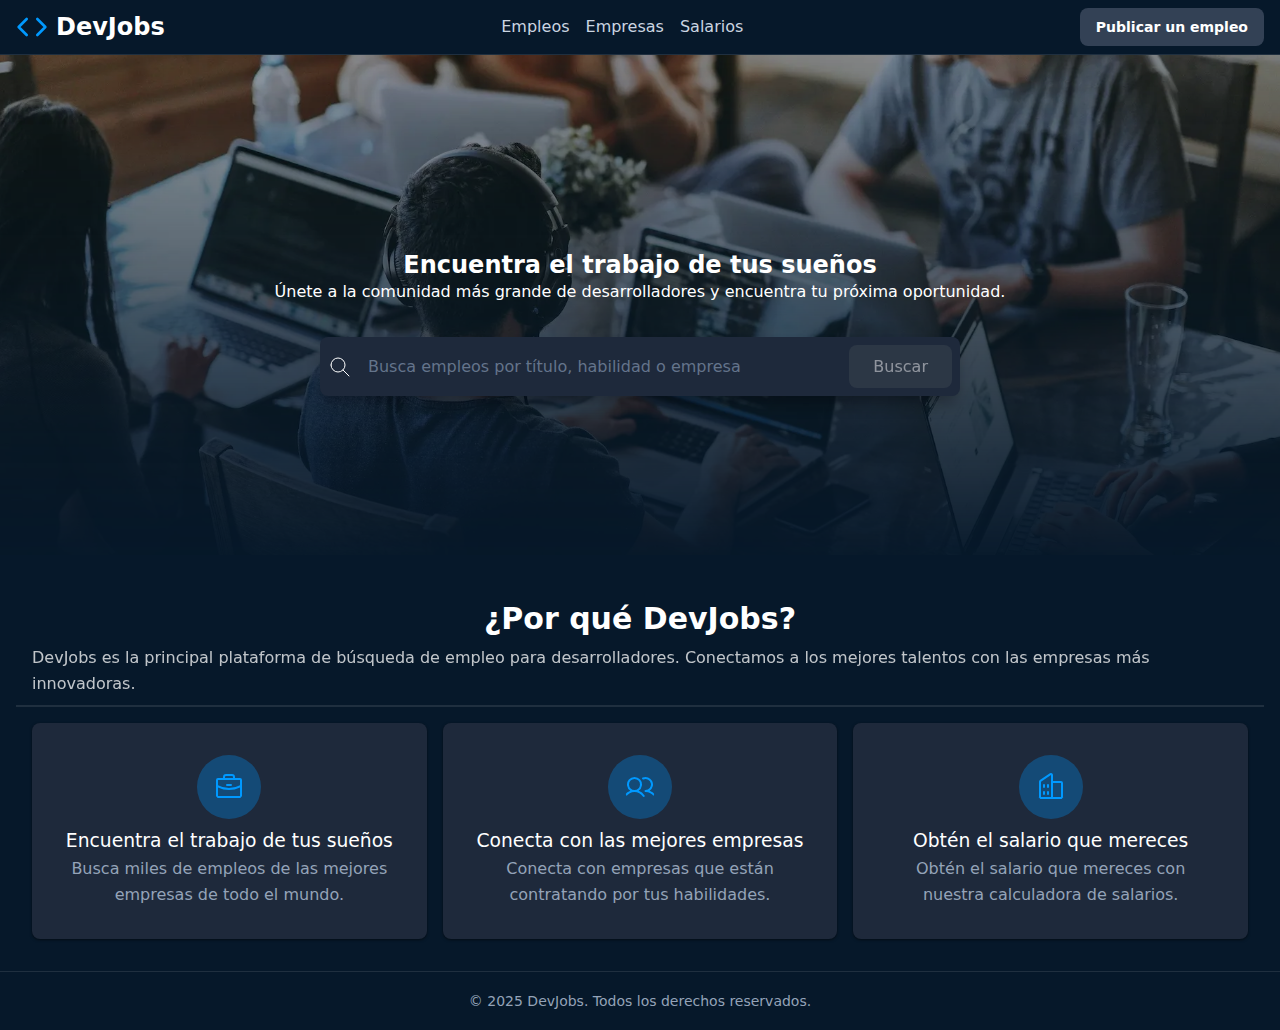
<file: 00-html-css/index.html>
<!DOCTYPE html>
<html lang="es">
<head>
  <title>DevJobs - Inicio</title>
  <meta charset="UTF-8">
  <meta name="description" content="Encuentra las mejores ofertas de trabajo para 
  desarrolladores en DevJobs.">

  <link rel="stylesheet" href="./styles.css" />
</head>
<body>
  <header>
    <h1>
      <svg fill="none" stroke="currentColor" stroke-linecap="round" stroke-linejoin="round" stroke-width="2"
        viewBox="0 0 24 24" xmlns="http://www.w3.org/2000/svg">
        <polyline points="16 18 22 12 16 6"></polyline>
        <polyline points="8 6 2 12 8 18"></polyline>
      </svg>
      DevJobs
    </h1>
    <nav>
      <!-- <a href="">Buscar</a> -->
      <a href="empleos.html">Empleos</a>
      <a href="">Empresas</a>
      <a href="">Salarios</a>
    </nav>
    <div>
      <a href="">Publicar un empleo</a>
      <!-- <a href="">Iniciar sesión</a> -->
    </div>
  </header>
  <main>
    <section>
      <img src="./background.webp" width="400" alt="Background DevJobs" />
            
        <h1>Encuentra el trabajo de tus sueños</h1>
          <p>Únete a la comunidad más grande de 
          desarrolladores y encuentra tu próxima 
          oportunidad.</p>

          <form role="search">
            <div>
              <svg xmlns="http://www.w3.org/2000/svg" 
                width="24" height="24" viewBox="0 0 24 24" 
                fill="none"
                stroke="currentColor" stroke-width="1" stroke-linecap="round" stroke-linejoin="round"
                class="icon icon-tabler icons-tabler-outline icon-tabler-search">
                <path stroke="none" d="M0 0h24v24H0z" fill="none" />
                <path d="M10 10m-7 0a7 7 0 1 0 14 0a7 7 0 1 0 -14 0" />
                <path d="M21 21l-6 -6" />
              </svg>
                <input required type="text" placeholder="Busca empleos por título, habilidad o empresa">

                <button disabled type="submit">Buscar</button>
            </div>
          </form>
    </section>

    <section>
      <header>
        <h2>¿Por qué DevJobs?</h2>
        <p>DevJobs es la principal plataforma de búsqueda de empleo para desarrolladores. Conectamos a los mejores
        talentos con las empresas más innovadoras.</p>
      </header>
      <footer>
        <article>
          <svg fill="currentColor" height="32" viewBox="0 0 256 256" width="32" xmlns="http://www.w3.org/2000/svg"
            aria-hidden="true">
            <path
            d="M216,56H176V48a24,24,0,0,0-24-24H104A24,24,0,0,0,80,48v8H40A16,16,0,0,0,24,72V200a16,16,0,0,0,16,16H216a16,16,0,0,0,16-16V72A16,16,0,0,0,216,56ZM96,48a8,8,0,0,1,8-8h48a8,8,0,0,1,8,8v8H96ZM216,72v41.61A184,184,0,0,1,128,136a184.07,184.07,0,0,1-88-22.38V72Zm0,128H40V131.64A200.19,200.19,0,0,0,128,152a200.25,200.25,0,0,0,88-20.37V200ZM104,112a8,8,0,0,1,8-8h32a8,8,0,0,1,0,16H112A8,8,0,0,1,104,112Z">
            </path>
          </svg>
          <h3>Encuentra el trabajo de tus sueños</h3>
          <p>Busca miles de empleos de las mejores empresas de todo el mundo.</p>
        </article>
        <article>
          <svg fill="currentColor" height="32" viewBox="0 0 256 256" width="32" xmlns="http://www.w3.org/2000/svg"
            aria-hidden="true">
            <path
            d="M117.25,157.92a60,60,0,1,0-66.5,0A95.83,95.83,0,0,0,3.53,195.63a8,8,0,1,0,13.4,8.74,80,80,0,0,1,134.14,0,8,8,0,0,0,13.4-8.74A95.83,95.83,0,0,0,117.25,157.92ZM40,108a44,44,0,1,1,44,44A44.05,44.05,0,0,1,40,108Zm210.14,98.7a8,8,0,0,1-11.07-2.33A79.83,79.83,0,0,0,172,168a8,8,0,0,1,0-16,44,44,0,1,0-16.34-84.87,8,8,0,1,1-5.94-14.85,60,60,0,0,1,55.53,105.64,95.83,95.83,0,0,1,47.22,37.71A8,8,0,0,1,250.14,206.7Z">
            </path>
          </svg>
          <h3>Conecta con las mejores empresas</h3>
          <p>Conecta con empresas que están contratando por tus habilidades.</p>
        </article>

        <article>
          <svg fill="currentColor" height="32" viewBox="0 0 256 256" width="32" xmlns="http://www.w3.org/2000/svg"
            aria-hidden="true">
            <path
            d="M240,208H224V96a16,16,0,0,0-16-16H144V32a16,16,0,0,0-24.88-13.32L39.12,72A16,16,0,0,0,32,85.34V208H16a8,8,0,0,0,0,16H240a8,8,0,0,0,0-16ZM208,96V208H144V96ZM48,85.34,128,32V208H48ZM112,112v16a8,8,0,0,1-16,0V112a8,8,0,1,1,16,0Zm-32,0v16a8,8,0,0,1-16,0V112a8,8,0,1,1,16,0Zm0,56v16a8,8,0,0,1-16,0V168a8,8,0,0,1,16,0Zm32,0v16a8,8,0,0,1-16,0V168a8,8,0,0,1,16,0Z">
            </path>
          </svg>
          <h3>Obtén el salario que mereces</h3>
          <p>Obtén el salario que mereces con nuestra calculadora de salarios.</p>
        </article>
      </footer>
    </section>
  </main>
  <footer>
    <small>&copy; 2025 DevJobs. Todos los derechos reservados.</small>
  </footer>
</body>
</html>
</file>
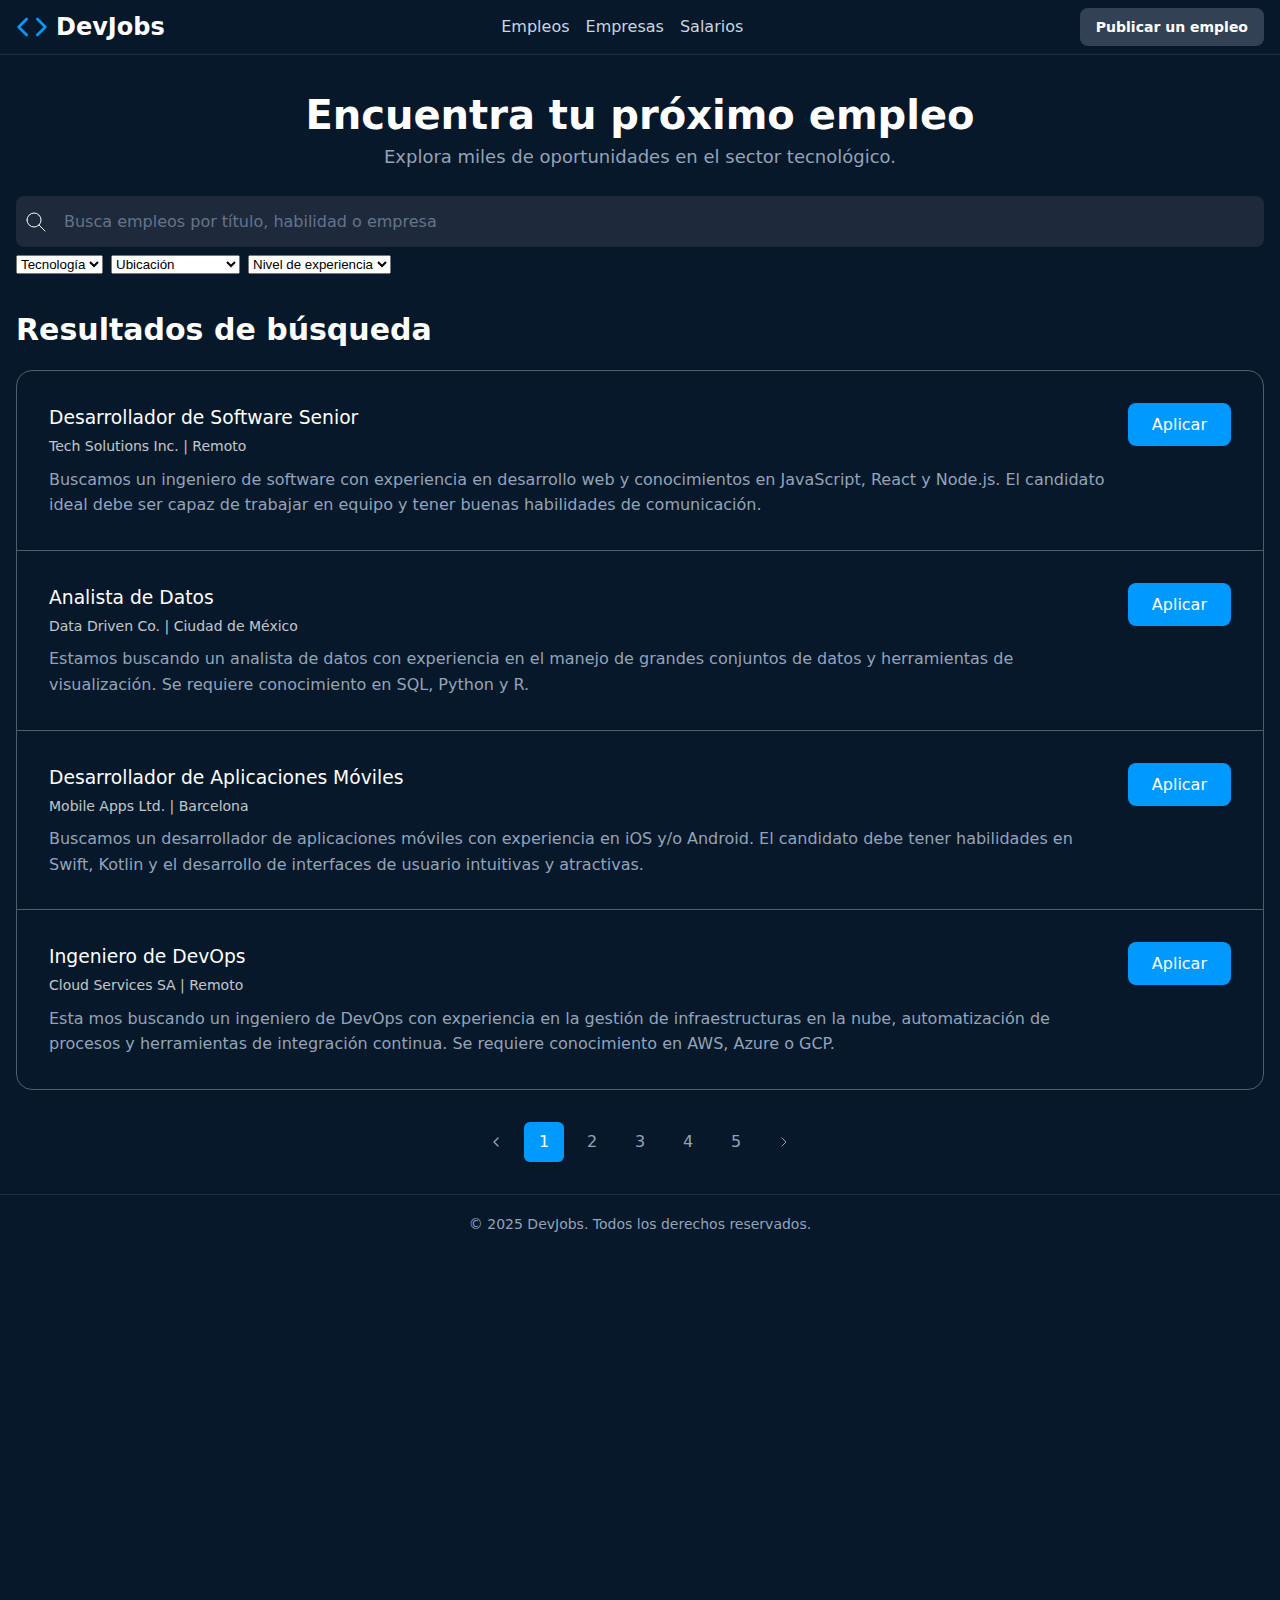
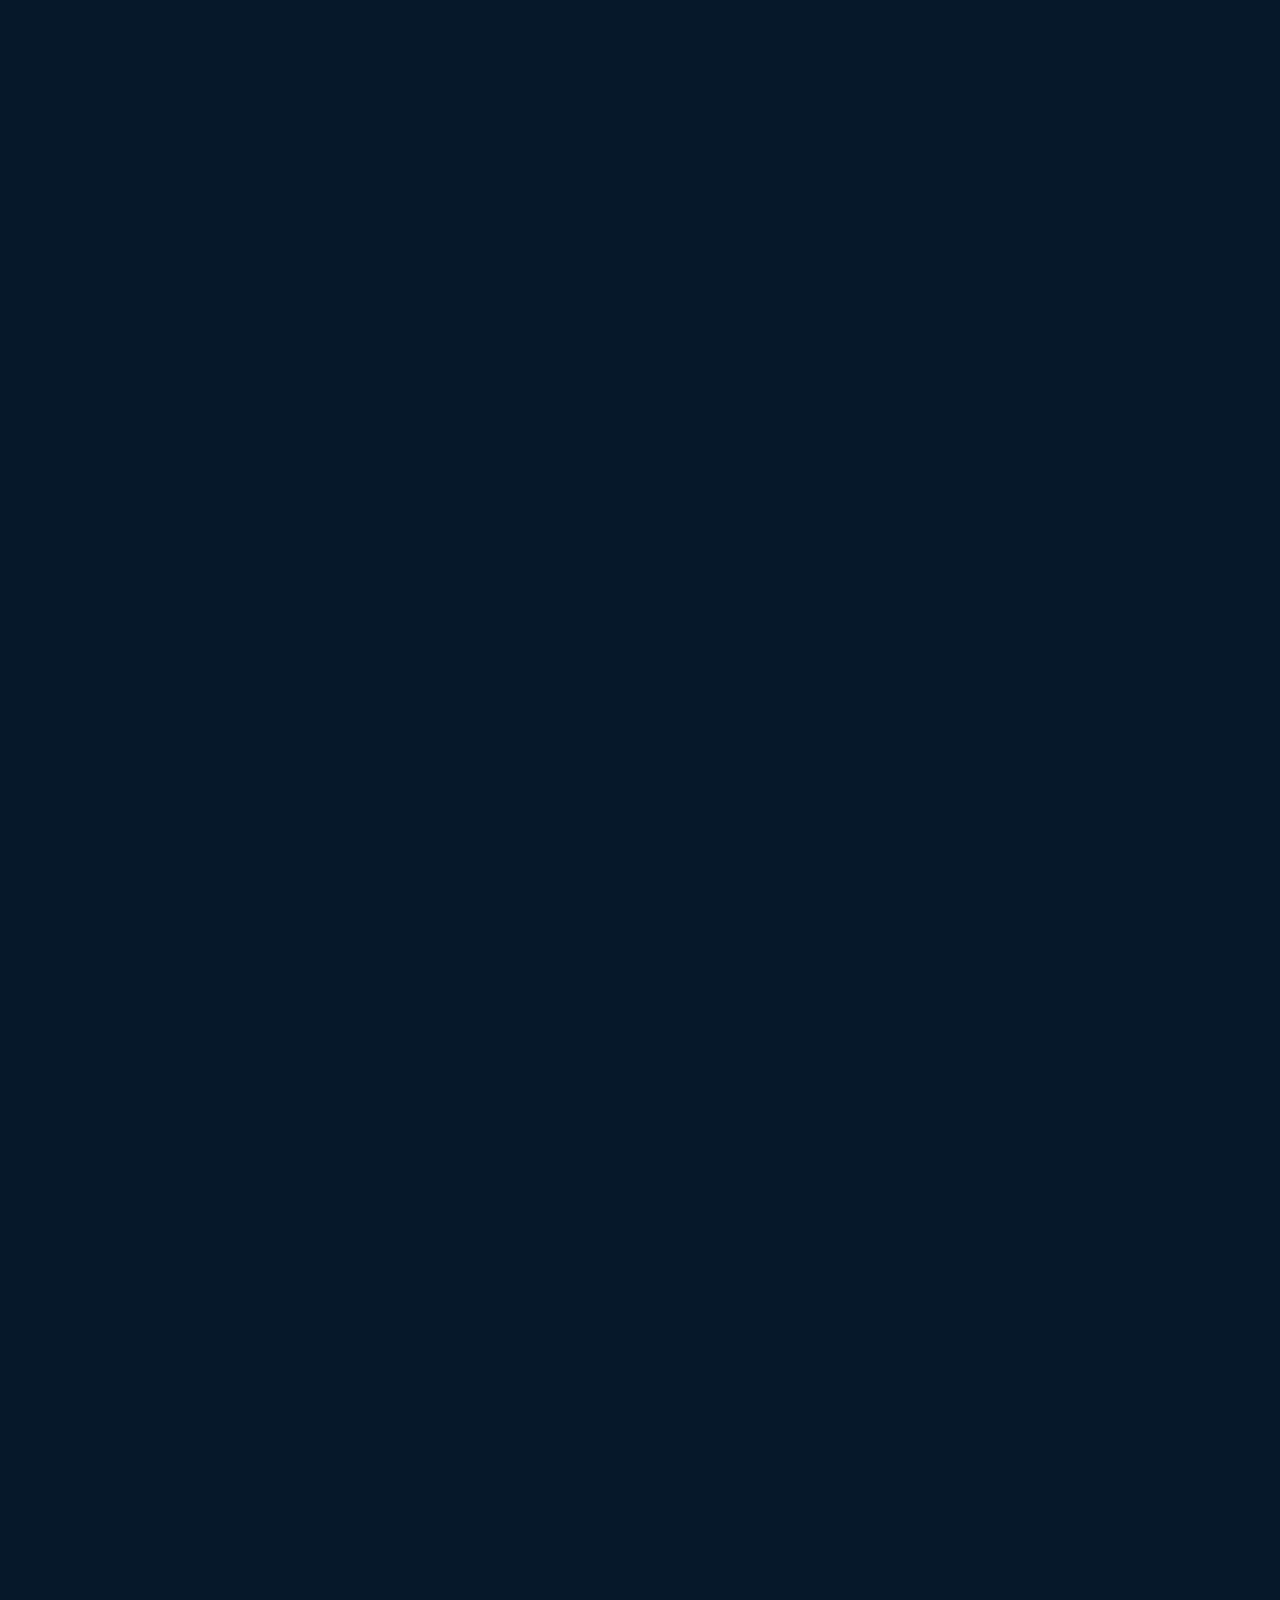
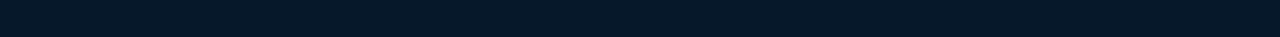
<file: 00-html-css/empleos.html>
<!DOCTYPE html>
<html lang="es">
<head>
  <title>DevJobs - Empleos</title>
  <meta charset="UTF-8">
  <meta name="description" content="Listado con empleos y filtros para 
  encontrar el trabajo de tus sueños.">

  <link rel="stylesheet" href="./styles.css" />
  <script type="module" src="./script.js"></script>
</head>
<body>
  <header>
    <h1>
      <svg fill="none" stroke="currentColor" stroke-linecap="round" stroke-linejoin="round" stroke-width="2"
        viewBox="0 0 24 24" xmlns="http://www.w3.org/2000/svg">
        <polyline points="16 18 22 12 16 6"></polyline>
        <polyline points="8 6 2 12 8 18"></polyline>
      </svg>
      DevJobs
    </h1>
    <nav>
      <!-- <a href="">Buscar</a> -->
      <a href="empleos.html">Empleos</a>
      <a href="">Empresas</a>
      <a href="">Salarios</a>
    </nav>
      <div>
        <a href="">Publicar un empleo</a>
        <!-- <a href="">Iniciar sesión</a> -->
      </div>
  </header>
  <main>
    <section class="jobs-search">
      <h1>Encuentra tu próximo empleo</h1>
      <p>Explora miles de oportunidades en el sector tecnológico.</p>
      
      <form role="search">
        <div class="search-bar">
          <svg xmlns="http://www.w3.org/2000/svg" 
            width="24" height="24" viewBox="0 0 24 24" 
            fill="none"
            stroke="currentColor" stroke-width="1" stroke-linecap="round" stroke-linejoin="round"
            class="icon icon-tabler icons-tabler-outline icon-tabler-search">
            <path stroke="none" d="M0 0h24v24H0z" fill="none" />
            <path d="M10 10m-7 0a7 7 0 1 0 14 0a7 7 0 1 0 -14 0" />
            <path d="M21 21l-6 -6" />
          </svg>
            <input required type="text" placeholder="Busca empleos por título, habilidad o empresa">

        </div>
        <div class="search-filters">
          <select name="tecnology" id="filter-tecnology">
            <option value="">Tecnología</option>
            <option value="javascript">JavaScript</option>
            <option value="python">Python</option>
            <option value="java">Java</option>
            <option value="react">React</option>
            <option value="csharp">C#</option>
            <option value="nodejs">Node.js</option>
          </select>
          <select name="location" id="location">
            <option value="">Ubicación</option>
            <option value="remote">Remoto</option>
            <option value="onsite">Presencial</option>
            <option value="hybrid">Híbrido</option>
            <option value="cdmx">Ciudad de México</option>
            <option value="buenosaires">Buenos Aires</option>
            <option value="madrid">Madrid</option>
            <option value="barcelona">Barcelona</option>
          </select>
          <select name="experience-level" id="experience-level">
            <option value="">Nivel de experiencia</option>
            <option value="junior">Junior</option>
            <option value="mid">Mid-level</option>
            <option value="senior">Senior</option>
            <option value="lead">Lead</option>
          </select>
        </div>

      </form>

      <span id="filter-selected-value"></span>
    </section>

    <section>
      <h2>Resultados de búsqueda</h2>

      <div class="jobs-listings">
        <article>
          <div>
            <h3>Desarrollador de Software Senior</h3>
            <small>Tech Solutions Inc. | Remoto</small>
            <p>Buscamos un ingeniero de software con experiencia en 
              desarrollo web y conocimientos en JavaScript, React y
              Node.js. El candidato ideal debe ser capaz de trabajar
              en equipo y tener buenas habilidades de comunicación.
            </p>
          </div>
          <button class="button-apply-job" id="button-apply-job">Aplicar</button>
        </article>

        <article>
          <div>
            <h3>Analista de Datos</h3>
            <small>Data Driven Co. | Ciudad de México</small>
            <p>Estamos buscando un analista de datos con experiencia 
              en el manejo de grandes conjuntos de datos y herramientas 
              de visualización. Se requiere conocimiento en SQL, Python y R.
            </p>
          </div>
          <button class="button-apply-job" id="button-apply-job">Aplicar</button>
        </article>

        <article>
          <div>
            <h3>Desarrollador de Aplicaciones Móviles</h3>
            <small>Mobile Apps Ltd. | Barcelona</small>
            <p>Buscamos un desarrollador de aplicaciones móviles con 
              experiencia en iOS y/o Android. El candidato debe
              tener habilidades en Swift, Kotlin y el desarrollo de
              interfaces de usuario intuitivas y atractivas.
            </p>
          </div>
          <button class="button-apply-job" id="button-apply-job">Aplicar</button>
        </article>

        <article>
          <div>
            <h3>Ingeniero de DevOps</h3>
            <small>Cloud Services SA | Remoto</small>
            <p>Esta mos buscando un ingeniero de DevOps con experiencia en
              la gestión de infraestructuras en la nube,
              automatización de procesos y herramientas de integración
              continua. Se requiere conocimiento en AWS, Azure o GCP.
            </p>
          </div>
          <button class="button-apply-job" id="button-apply-job">Aplicar</button>
        </article>
      </div>


      <nav class="pagination">
        <a href="#"><svg width="16" height="16" viewBox="0 0 24 24" fill="none" stroke="currentColor" stroke-width="2"
              stroke-linecap="round" stroke-linejoin="round">
              <path stroke="none" d="M0 0h24v24H0z" fill="none" />
              <path d="M15 6l-6 6l6 6" />
            </svg></a>
        <a class="is-active" href="#">1</a>
        <a href="#">2</a>
         <a href="#">3</a>
        <a href="#">4</a>
        <a href="#">5</a>
        <a href="#"><svg width="16" height="16" viewBox="0 0 24 24" fill="none" stroke="currentColor" stroke-width="1.5"
              stroke-linecap="round" stroke-linejoin="round"
              class="icon icon-tabler icons-tabler-outline icon-tabler-chevron-right">
              <path stroke="none" d="M0 0h24v24H0z" fill="none" />
              <path d="M9 6l6 6l-6 6" />
            </svg></a>
      </nav>

    </section>
  </main>
  <footer style="padding-bottom: 2000px;">
    <small>&copy; 2025 DevJobs. Todos los derechos reservados.</small>
  </footer>

</body>
</html>
</file>
<file: 00-html-css/styles.css>
* {
  margin: 0;
  padding: 0;
  box-sizing: border-box;
}






:root {
  --primary: #3b4550;
  --primary-dark: #0a3d66;
  --primary-hover: #0d5ba8;
  --primary-light: #09f;
  --background: #06182a;
  --text-primary: #ffffff;
  --text-secondary: #cbd5e1;
  --text-muted: #94a3b8;
  --border: rgba(255, 255, 255, 0.1);
  --card-bg: #1e293b;
  --shadow: rgba(0, 0, 0, 0.3);
  --input-bg: #1e293b;
  --hsla-example: hsla(210, 100%, 56%, 1);
}










@font-face {
  font-family: 'Inter Variable';
  font-style: normal;
  font-display: swap;
  font-weight: 100 900;
  src: url(https://cdn.jsdelivr.net/fontsource/fonts/inter:vf@latest/latin-wght-normal.woff2) format('woff2-variations');
  unicode-range: U+0000-00FF,U+0131,U+0152-0153,U+02BB-02BC,U+02C6,U+02DA,U+02DC,U+0304,U+0308,U+0329,U+2000-206F,U+20AC,U+2122,U+2191,U+2193,U+2212,U+2215,U+FEFF,U+FFFD;
}










body {
  font-family: system-ui;
  background-color: var(--background);
  color: var(--text-primary);
  min-height: 100vh;
  display: flex;
  flex-direction: column;
  line-height: 1.6;
}













/* Títulos principales */
h1 {
  font-size: 1.5rem;
  line-height: 1.2;
  text-wrap: balance;
  display: flex;
  align-items: center;
  gap: 0.5rem;

  svg {
    width: 2rem;
    height: 2rem;
    color: var(--primary-light);
  }
}

h1 + p {
  text-wrap: balance;
  margin-bottom: 2rem
}

/* Header */
header {
  border-bottom: 1px solid var(--border);
  background: var(--background);
  padding: .5rem 1rem;
  display: flex;
  align-items: center;
  justify-content: space-between;
  gap: 2rem;

  h2 {
    font-size: 1.25rem;
    font-weight: 700;
    color: var(--text-primary);
  }
}

/* Navegación del header a otras páginas */
nav {
  align-items: center;
  gap: 1rem;
  display: flex;

  a {
    text-decoration: none;
    color: var(--text-secondary);
    transition: color 0.2s;
    font-weight: 500;

    &:hover, &:focus {
      color: var(--primary);
      outline: none;
    }
  }
}

/* Botones del Header */
header div a {
  padding: 0.5rem 1rem;
  border-radius: 0.5rem;
  background-color: #334155;
  color: var(--text-primary);
  display: inline-block;
  font-size: 0.875rem;
  font-weight: 700;
  text-decoration: none;
  /* TODO */
}

/* Hero */
main > section:nth-child(1) {
  height: 500px;
  text-align: center;
  display: flex;
  flex-direction: column;
  justify-content: center;
  align-items: center;

  h1 {
    padding-top: 36px;
  }

  & > img {
    position: absolute;
    width: 100%;
    height: 100%;
    object-fit: cover;
    z-index: -1;
    left: 0;
    right: 0;
    mask-image: linear-gradient(to bottom, rgba(16, 25, 34, 1) 5%, rgba(16, 25, 34, 0) 80%);
  }
}

/* Formulario de Búsqueda */
form {
  max-width: 42rem;
  width: 100%;
  margin: 0 auto;
  padding-inline: 1rem;
}

form > div {
  display: flex;
  align-items: center;
  background-color: var(--input-bg);
  border-radius: 0.5rem;
  box-shadow: 0 10px 15px -3px var(--shadow);
  padding: 0.5rem;
  gap: 0.5rem;
}

form span {
  padding-left: 0.75rem;
  color: var(--text-muted);
  display: flex;
  align-items: center;
  flex-shrink: 0;
}

form input[type="text"] {
  flex: 1;
  background: transparent;
  border: none;
  outline: none;
  color: var(--text-primary);
  padding: 0.75rem 0.5rem;
  font-size: 1rem;
  font-family: inherit;
}

form input[type="text"]::placeholder {
  color: #64748b;
}

button {
  padding: 0.75rem 1.5rem;
  border-radius: 0.5rem;
  background-color: var(--primary);
  color: white;
  font-weight: 400;
  border: none;
  cursor: pointer;
  transition: background-color 0.2s;
  font-family: inherit;
  font-size: 1rem;
  white-space: nowrap;

  &:hover,
  &:focus {
    background-color: var(--primary-hover);
    outline: 2px solid white;
    outline-offset: 2px;
  }

  &:active {
    transform: scale(0.90)
  }

  &:disabled {
    opacity: 0.5;
    pointer-events: none;
  }
}


/* Features Section */
main > section:nth-child(2) {
  padding-inline: 1rem;
  background-color: var(--background);
  padding-top: 2rem;

  & > header {
    gap: 2px;
    flex-direction: column;

    h2 {
      margin-bottom: 0;
    }

    p {
      opacity: .75;
    }
  }

  & > div {
    max-width: 1280px;
    margin: 0 auto;
  }
}

main > section:nth-child(2) h2 {
  font-size: 1.875rem;
  font-weight: 700;
  color: var(--text-primary);
  margin-bottom: 1rem;
}

main > section:nth-child(2) > div > div:first-child > p {
  font-size: 1.125rem;
  color: var(--text-muted);
  max-width: 42rem;
  margin: 0 auto;
}

/* Grid de Features */
main > section:nth-child(2) footer {
  display: grid;
  grid-template-columns: repeat(auto-fit, minmax(280px, 1fr));
  gap: 16px
}

/* Feature Cards */
/* article {
  background-color: var(--card-bg);
  padding: 2rem;
  margin-bottom: 16px;
  border-radius: 0.5rem;                   
  box-shadow: 0px 1px 3px 0 var(--shadow); 

  svg {
    color: var(--primary-light);          
    background: rgba(0, 153, 255, 0.3);  
    border-radius: 9999px;               
    width: 64px;                         
    height: 64px;                        
    padding: 16px;                       
  }

  h3 {
    font-weight: 500;
  }

  p {
    color: var(--text-muted);
  }
} */

/* Footer */
footer {
  background-color: var(--background);
  border-top: 1px solid var(--border);
  text-align: center;
  padding: 16px;

  small {
    color: var(--text-muted);
    font-size: 0.875rem;
  }
}

article {
  background-color: var(--card-bg);
  padding: 2rem;
  margin-bottom: 16px;
  border-radius: 0.5rem;
  box-shadow: 0px 1px 3px 0px rgba(0, 0, 0, 0.5);

  svg {
    color: var(--primary-light);
    background: rgba(0, 153, 255, .3);
    width: 64px;
    height: 64px;
    border-radius: 100%;
    padding: 16px;
  }

  p {
    color: var(--text-muted);
  }

  h3 {
    font-weight: 500;
  }
}

/* Jobs Search */
.jobs-search {
  margin: 0;
  padding: 0;
  height: auto !important;

  h1 {
    font-size: 2.5rem;
    margin-bottom: .25rem;
  }

  p {
    font-size: 1.125rem;
    color: var(--text-muted);
    margin-bottom: 1.5rem;
  }

  .search-bar {
    background: var(--input-bg);
    padding: .25rem .5rem;
  }

  .search-filters {
    display: flex;
    flex-wrap: wrap;
    margin-top: .5rem;
  }

  form {
    width: 100%;
    max-width: 1280px;
  }

  form div {
    background: none;
    box-shadow: none;
    padding: 0;
  }
}

.jobs-listings {
  border: 1px solid rgba(255, 255, 255, .3);
  border-radius: 1rem;

  article {
    background: none;
    box-shadow: none;
    border-radius: 0;
    border-bottom: 1px solid rgba(255, 255, 255, .3);
    margin: 0;

    display: flex;
    align-items: start;
    gap: 1rem;


    small {
      font-size: .875rem;
      opacity: .75;
    }

    p {
      margin-top: 0.5rem
    }

    &:last-child {
      border-bottom: none;
    }
  }
}

.pagination {
  display: flex;
  justify-content: center;
  gap: 0.5rem;
  margin-block: 2rem;

  a {
    display: flex;
    align-items: center;
    justify-content: center;
    width: 2.5rem;
    height: 2.5rem;
    text-decoration: none;
    color: var(--text-muted);
    border-radius: 0.375rem;
    transition: all .3s;

    &:hover, &:focus {
      background-color: #fff;
    }

    &:active {
      transform: scale(0.90);
    }

    &.is-active {
      background-color: var(--primary-light);
      color: white;
      pointer-events: none;
    }
  }
}

.button-apply-job {
  background: #09f;

  &.is-applied {
    background: #4caf50;
    pointer-events: none;
  }
}
</file>
